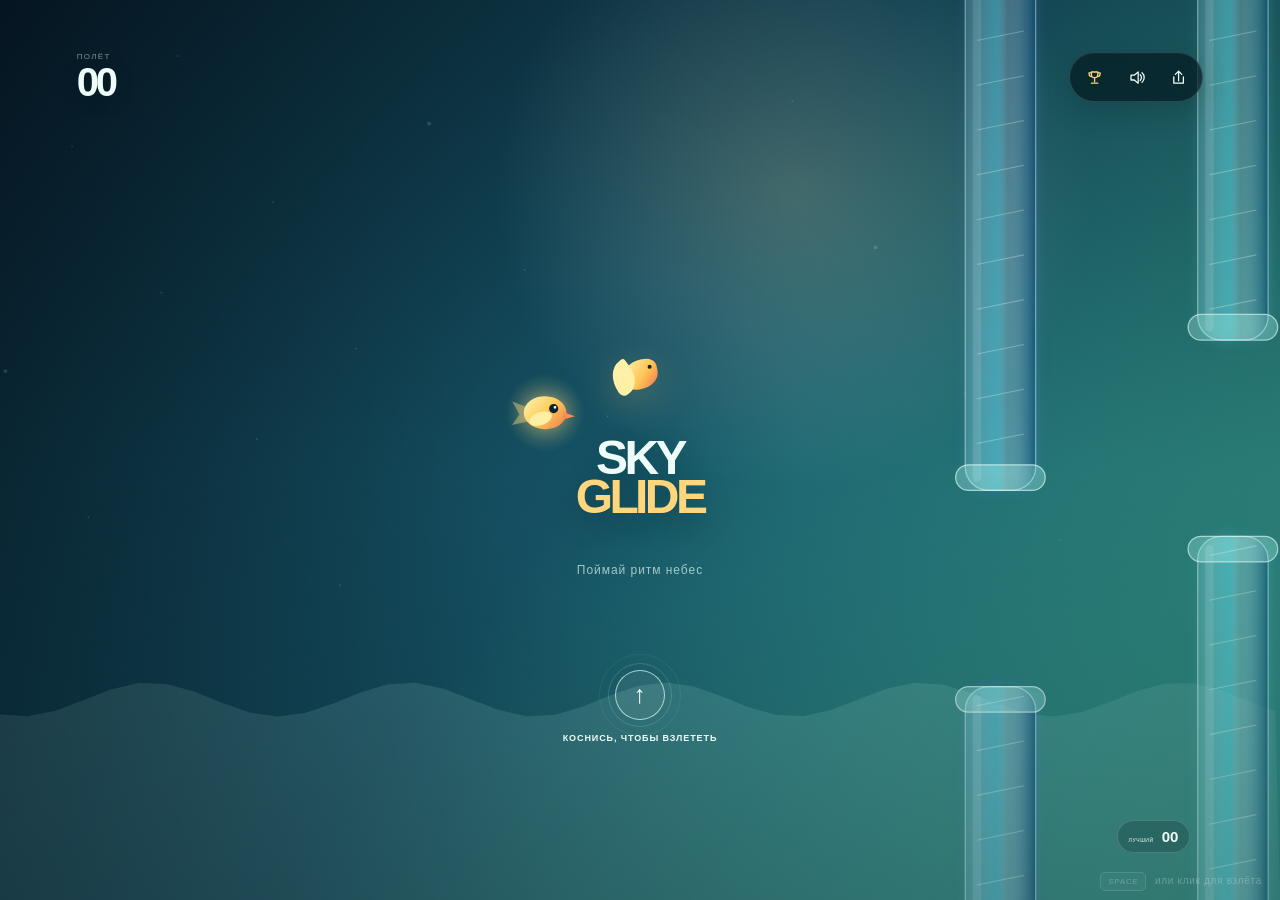
<file: game/index.html>
<!DOCTYPE html><html lang="ru"><head><meta http-equiv="Content-Security-Policy" content="default-src 'self'; connect-src 'self' https://telegram.org https://skyglide-telegram-api.mitrofan-belov.workers.dev; img-src 'self' data:; font-src 'self' data:; style-src 'self' 'unsafe-inline'; script-src 'self' 'unsafe-inline' https://telegram.org; object-src 'none'; base-uri 'none'; form-action 'self'; upgrade-insecure-requests"><script src="https://telegram.org/js/telegram-web-app.js?63" data-nscript="beforeInteractive"></script><meta charSet="utf-8"/><meta name="viewport" content="width=device-width, initial-scale=1, maximum-scale=1, user-scalable=no"/><link rel="stylesheet" href="/game/_next/static/css/layout.BvFNFhqM.css" data-rsc-css-href="/game/_next/static/css/layout.BvFNFhqM.css" data-precedence="vite-rsc/importer-resources"/><link rel="modulepreload" fetchPriority="low" href="/game/_next/static/chunks/index-BzjoAM2E.js"/><script src="/game/_next/static/chunks/rolldown-runtime-QTnfLwEv.js" type="module" async=""></script><script src="/game/_next/static/chunks/record-BGze3w87.js" type="module" async=""></script><script src="/game/_next/static/chunks/headers-DzAgkowZ.js" type="module" async=""></script><script src="/game/_next/static/chunks/protocol-headers-DZDIybWO.js" type="module" async=""></script><script src="/game/_next/static/chunks/app-elements-DPq2UDnf.js" type="module" async=""></script><script src="/game/_next/static/chunks/hash-B9TVtkv9.js" type="module" async=""></script><script src="/game/_next/static/chunks/framework-T6Pmxeu2.js" type="module" async=""></script><script src="/game/_next/static/chunks/navigation-errors-DIJh66Oi.js" type="module" async=""></script><script src="/game/_next/static/chunks/app-rsc-cache-busting-CHTswC2p.js" type="module" async=""></script><script src="/game/_next/static/chunks/app-rsc-render-mode-BuCGntbi.js" type="module" async=""></script><script src="/game/_next/static/chunks/deployment-id-omnKpZ2w.js" type="module" async=""></script><link rel="modulepreload" href="/game/_next/static/chunks/layout-segment-context-DLnnXs2N.js" crossorigin=""/><link rel="modulepreload" href="/game/_next/static/chunks/script-Cm2tTjds.js" crossorigin=""/><link rel="preload" href="https://telegram.org/js/telegram-web-app.js?63" as="script"/><link rel="modulepreload" href="/game/_next/static/chunks/skyglide-game-C_rE_3Jv.js" crossorigin=""/><title>Skyglide — современная one-tap аркада</title><meta name="description" content="Современная аркада на один палец: летите, ставьте личные рекорды и делитесь ими с друзьями."/><meta name="application-name" content="Skyglide"/><meta property="og:title" content="Skyglide — поймай ритм небес"/><meta property="og:description" content="Бесплатная one-tap аркада для браузера и Telegram."/><meta property="og:type" content="website"/><meta property="og:image" content="https://mitrofanbelov.github.io/game/og.png"/><meta property="og:image:width" content="1200"/><meta property="og:image:height" content="630"/><meta property="og:image:alt" content="Skyglide — поймай ритм небес"/><meta name="twitter:card" content="summary_large_image"/><meta name="twitter:title" content="Skyglide — поймай ритм небес"/><meta name="twitter:description" content="Бесплатная one-tap аркада для браузера и Telegram."/><meta name="twitter:image" content="https://mitrofanbelov.github.io/game/og.png"/><link rel="icon" href="/game/icon.svg?ab734bc0ad469c29" sizes="any" type="image/svg+xml"/><meta name="mobile-web-app-capable" content="yes"/><meta name="apple-mobile-web-app-title" content="Skyglide"/><meta name="apple-mobile-web-app-status-bar-style" content="black-translucent"/><meta name="theme-color" content="#071321"/><script>Object.assign(((self[Symbol.for("vinext.navigationRuntime")]??={bootstrap:{routeManifest:null},functions:{}}).bootstrap.rsc??={rsc:[]}),{params:{},nav:{"pathname":"/","searchParams":[]}})</script><link rel="modulepreload" href="/game/_next/static/chunks/index-BzjoAM2E.js" />
</head><body><main class="experience"><section class="game-stage" aria-label="Игровая демо-версия Skyglide"><div class="game-surface" role="application" aria-label="Нажмите, чтобы взлететь. Пробел также управляет героем."><canvas class="game-canvas"></canvas><div class="game-hud"><div class="score-lockup"><span>ПОЛЁТ</span><strong>00</strong></div><div class="hud-actions"><button class="icon-button rank-button" aria-label="Открыть общий рейтинг"><svg viewBox="0 0 24 24" aria-hidden="true"><path d="M8 5h8v3a4 4 0 0 1-8 0V5Zm0 1H5v1a4 4 0 0 0 4 4m7-5h3v1a4 4 0 0 1-4 4m-3 1v5m-4 2h8"></path></svg></button><button class="icon-button" aria-label="Выключить звук"><svg viewBox="0 0 24 24" aria-hidden="true"><path d="M5 9v6h4l5 4V5L9 9H5Zm11.5-.6a5 5 0 0 1 0 7.2M18.8 6a8 8 0 0 1 0 12"></path></svg></button><button class="icon-button" aria-label="Поделиться игрой"><svg viewBox="0 0 24 24" aria-hidden="true"><path d="M12 16V4m0 0L8 8m4-4 4 4M6 11v8h12v-8"></path></svg></button></div></div><div class="start-overlay"><div class="brand-mark" aria-hidden="true"><span class="brand-wing"></span><span class="brand-core"></span></div><div class="game-title"><span>SKY</span><span>GLIDE</span></div><p>Поймай ритм небес</p><div class="tap-prompt"><span class="tap-rings"><i></i><i></i></span><b>КОСНИСЬ, ЧТОБЫ ВЗЛЕТЕТЬ</b></div><div class="best-pill"><span>ЛУЧШИЙ</span><strong>00</strong></div></div></div><p class="desktop-hint"><kbd>SPACE</kbd> или клик для взлёта</p></section></main><script type="module" src="/game/_next/static/chunks/index-BzjoAM2E.js" id="_R_" async=""></script><script>((self[Symbol.for("vinext.navigationRuntime")]??={bootstrap:{routeManifest:null},functions:{}}).bootstrap.rsc??={rsc:[]}).rsc.push("2:I[\"60f387d9e0f4\",[],\"default\",1]\n")</script><script>((self[Symbol.for("vinext.navigationRuntime")]??={bootstrap:{routeManifest:null},functions:{}}).bootstrap.rsc??={rsc:[]}).rsc.push("3:I[\"8c0f216c4604\",[],\"Children\",1]\n")</script><script>((self[Symbol.for("vinext.navigationRuntime")]??={bootstrap:{routeManifest:null},functions:{}}).bootstrap.rsc??={rsc:[]}).rsc.push("4:I[\"593f344dc510\",[],\"GlobalErrorBoundary\",1]\n")</script><script>((self[Symbol.for("vinext.navigationRuntime")]??={bootstrap:{routeManifest:null},functions:{}}).bootstrap.rsc??={rsc:[]}).rsc.push("5:I[\"0b874ad30386\",[],\"default\",1]\n")</script><script>((self[Symbol.for("vinext.navigationRuntime")]??={bootstrap:{routeManifest:null},functions:{}}).bootstrap.rsc??={rsc:[]}).rsc.push("6:I[\"593f344dc510\",[],\"ErrorBoundary\",1]\n")</script><script>((self[Symbol.for("vinext.navigationRuntime")]??={bootstrap:{routeManifest:null},functions:{}}).bootstrap.rsc??={rsc:[]}).rsc.push("7:I[\"15c18cfaeeff\",[],\"LayoutSegmentProvider\",1]\n")</script><script>((self[Symbol.for("vinext.navigationRuntime")]??={bootstrap:{routeManifest:null},functions:{}}).bootstrap.rsc??={rsc:[]}).rsc.push("8:I[\"8c0f216c4604\",[],\"Slot\",1]\n")</script><script>((self[Symbol.for("vinext.navigationRuntime")]??={bootstrap:{routeManifest:null},functions:{}}).bootstrap.rsc??={rsc:[]}).rsc.push("9:I[\"9276801271d6\",[],\"AppRouterScrollTarget\",1]\n")</script><script>((self[Symbol.for("vinext.navigationRuntime")]??={bootstrap:{routeManifest:null},functions:{}}).bootstrap.rsc??={rsc:[]}).rsc.push("a:I[\"593f344dc510\",[],\"RedirectBoundary\",1]\n")</script><script>((self[Symbol.for("vinext.navigationRuntime")]??={bootstrap:{routeManifest:null},functions:{}}).bootstrap.rsc??={rsc:[]}).rsc.push(":HL[\"/game/_next/static/css/layout.BvFNFhqM.css\",\"style\"     ]\n")</script><script>((self[Symbol.for("vinext.navigationRuntime")]??={bootstrap:{routeManifest:null},functions:{}}).bootstrap.rsc??={rsc:[]}).rsc.push("0:{\"__route\":\"route:/\",\"__interceptionContext\":null,\"__layoutIds\":[\"layout:/\"],\"__rootLayout\":\"/\",\"__sourcePage\":\"/page\",\"page:/\":\"$L1\",\"layout:/\":[[[[\"$\",\"link\",\"css:/game/_next/static/css/layout.BvFNFhqM.css\",{\"rel\":\"stylesheet\",\"precedence\":\"vite-rsc/importer-resources\",\"href\":\"/game/_next/static/css/layout.BvFNFhqM.css\",\"data-rsc-css-href\":\"/game/_next/static/css/layout.BvFNFhqM.css\"}],\"$undefined\"],[\"$\",\"html\",null,{\"lang\":\"ru\",\"children\":[[\"$\",\"head\",null,{\"children\":[\"$\",\"$L2\",null,{\"src\":\"https://telegram.org/js/telegram-web-app.js?63\",\"strategy\":\"beforeInteractive\"}]}],[\"$\",\"body\",null,{\"children\":[\"$\",\"$L3\",null,{}]}]]}]],null],\"route:/\":[[[\"$\",\"meta\",null,{\"charSet\":\"utf-8\"}],[[\"$\",\"title\",\"0\",{\"children\":\"Skyglide — современная one-tap аркада\"}],[\"$\",\"meta\",\"1\",{\"name\":\"description\",\"content\":\"Современная аркада на один палец: летите, ставьте личные рекорды и делитесь ими с друзьями.\"}],[\"$\",\"meta\",\"2\",{\"name\":\"application-name\",\"content\":\"Skyglide\"}],[\"$\",\"meta\",\"3\",{\"property\":\"og:title\",\"content\":\"Skyglide — поймай ритм небес\"}],[\"$\",\"meta\",\"4\",{\"property\":\"og:description\",\"content\":\"Бесплатная one-tap аркада для браузера и Telegram.\"}],[\"$\",\"meta\",\"5\",{\"property\":\"og:type\",\"content\":\"website\"}],[\"$\",\"meta\",\"6\",{\"property\":\"og:image\",\"content\":\"https://mitrofanbelov.github.io/game/og.png\"}],[\"$\",\"meta\",\"7\",{\"property\":\"og:image:width\",\"content\":\"1200\"}],[\"$\",\"meta\",\"8\",{\"property\":\"og:image:height\",\"content\":\"630\"}],[\"$\",\"meta\",\"9\",{\"property\":\"og:image:alt\",\"content\":\"Skyglide — поймай ритм небес\"}],[\"$\",\"meta\",\"10\",{\"name\":\"twitter:card\",\"content\":\"summary_large_image\"}],[\"$\",\"meta\",\"11\",{\"name\":\"twitter:title\",\"content\":\"Skyglide — поймай ритм небес\"}],[\"$\",\"meta\",\"12\",{\"name\":\"twitter:description\",\"content\":\"Бесплатная one-tap аркада для браузера и Telegram.\"}],[\"$\",\"meta\",\"13\",{\"name\":\"twitter:image\",\"content\":\"https://mitrofanbelov.github.io/game/og.png\"}],[\"$\",\"link\",\"14\",{\"rel\":\"icon\",\"href\":\"/game/icon.svg?ab734bc0ad469c29\",\"sizes\":\"any\",\"type\":\"image/svg+xml\"}],[\"$\",\"meta\",\"15\",{\"name\":\"mobile-web-app-capable\",\"content\":\"yes\"}],[\"$\",\"meta\",\"16\",{\"name\":\"apple-mobile-web-app-title\",\"content\":\"Skyglide\"}],[\"$\",\"meta\",\"17\",{\"name\":\"apple-mobile-web-app-status-bar-style\",\"content\":\"black-translucent\"}]],[[\"$\",\"meta\",\"0\",{\"name\":\"viewport\",\"content\":\"width=device-width, initial-scale=1, maximum-scale=1, user-scalable=no\"}],[\"$\",\"meta\",\"1\",{\"name\":\"theme-color\",\"content\":\"#071321\"}]]],[\"$\",\"$L4\",null,{\"fallback\":\"$5\",\"children\":[\"$\",\"$L6\",null,{\"fallback\":\"$5\",\"children\":[\"$\",\"$L7\",null,{\"providerId\":\"layout:/\",\"segmentMap\":{\"children\":[]},\"children\":[\"$\",\"$L8\",null,{\"id\":\"layout:/\",\"parallelSlots\":\"$undefined\",\"children\":[\"$\",\"$L9\",null,{\"children\":[\"$\",\"$La\",null,{\"children\":[[\"$\",\"$L7\",null,{\"providerId\":\"page:/\",\"segmentMap\":{\"children\":[\"__PAGE__\"]},\"children\":[\"$\",\"$L8\",null,{\"id\":\"page:/\"}]}],null]}]}]}]}]}]}],null,null],\"__layoutFlags\":{\"layout:/\":\"s\"},\"__artifactCompatibility\":{\"schemaVersion\":1,\"graphVersion\":\"app-route-graph:1177fd80f83fa7b0\",\"deploymentVersion\":\"59300f74-2a27-4252-aa63-ef0ed44ec825\",\"appElementsSchemaVersion\":1,\"rscPayloadSchemaVersion\":1,\"rootBoundaryId\":\"/\",\"renderEpoch\":null},\"__renderObservation\":{\"schemaVersion\":1,\"output\":{\"kind\":\"app-rsc\",\"mountedSlotsFingerprint\":null,\"renderEpoch\":null,\"rootBoundaryId\":\"/\",\"routeId\":\"route:/\"},\"completeness\":\"partial\",\"boundaryOutcome\":{\"kind\":\"unknown\"},\"requestApis\":[{\"kind\":\"connection\",\"status\":\"unknown\"},{\"kind\":\"cookies\",\"status\":\"unknown\"},{\"kind\":\"draftMode\",\"status\":\"unknown\"},{\"kind\":\"headers\",\"status\":\"unknown\"},{\"kind\":\"params\",\"status\":\"unknown\"},{\"kind\":\"searchParams\",\"status\":\"unknown\"}],\"dynamicFetches\":[],\"cacheTags\":[\"/\",\"_N_T_/\",\"_N_T_/index\",\"_N_T_/layout\",\"_N_T_/page\"],\"pathTags\":[\"/\"],\"cacheability\":\"unknown\",\"downgrade\":{\"target\":\"freshRender\",\"reasons\":[{\"code\":\"CP_DOWNGRADE_CACHEABILITY_UNKNOWN\",\"target\":\"freshRender\"},{\"code\":\"CP_DOWNGRADE_INCOMPLETE_OBSERVATION\",\"completeness\":\"partial\",\"target\":\"freshRender\"},{\"code\":\"CP_DOWNGRADE_UNKNOWN_REQUEST_API\",\"requestApi\":\"connection\",\"target\":\"freshRender\"},{\"code\":\"CP_DOWNGRADE_UNKNOWN_REQUEST_API\",\"requestApi\":\"cookies\",\"target\":\"freshRender\"},{\"code\":\"CP_DOWNGRADE_UNKNOWN_REQUEST_API\",\"requestApi\":\"draftMode\",\"target\":\"freshRender\"},{\"code\":\"CP_DOWNGRADE_UNKNOWN_REQUEST_API\",\"requestApi\":\"headers\",\"target\":\"freshRender\"},{\"code\":\"CP_DOWNGRADE_UNKNOWN_REQUEST_API\",\"requestApi\":\"params\",\"target\":\"freshRender\"},{\"code\":\"CP_DOWNGRADE_UNKNOWN_REQUEST_API\",\"requestApi\":\"searchParams\",\"target\":\"freshRender\"}],\"fallback\":{\"kind\":\"breakerFallback\",\"code\":\"CP_PRIVATE_DYNAMIC_DOWNGRADE\",\"mode\":\"renderFresh\",\"scope\":\"affectedOutput\",\"fields\":{\"reasonCodes\":[\"CP_DOWNGRADE_CACHEABILITY_UNKNOWN\",\"CP_DOWNGRADE_INCOMPLETE_OBSERVATION\",\"CP_DOWNGRADE_UNKNOWN_REQUEST_API\",\"CP_DOWNGRADE_UNKNOWN_REQUEST_API\",\"CP_DOWNGRADE_UNKNOWN_REQUEST_API\",\"CP_DOWNGRADE_UNKNOWN_REQUEST_API\",\"CP_DOWNGRADE_UNKNOWN_REQUEST_API\",\"CP_DOWNGRADE_UNKNOWN_REQUEST_API\"],\"target\":\"freshRender\"}},\"isPublicCacheCandidate\":false}}}\n")</script><script>((self[Symbol.for("vinext.navigationRuntime")]??={bootstrap:{routeManifest:null},functions:{}}).bootstrap.rsc??={rsc:[]}).rsc.push("b:I[\"786067622be1\",[],\"default\",1]\n")</script><script>((self[Symbol.for("vinext.navigationRuntime")]??={bootstrap:{routeManifest:null},functions:{}}).bootstrap.rsc??={rsc:[]}).rsc.push("1:[\"$\",\"$Lb\",null,{}]\n")</script><script>Object.assign(((self[Symbol.for("vinext.navigationRuntime")]??={bootstrap:{routeManifest:null},functions:{}}).bootstrap.rsc??={rsc:[]}),{"initialCacheKind":"static"});((self[Symbol.for("vinext.navigationRuntime")]??={bootstrap:{routeManifest:null},functions:{}}).bootstrap.rsc??={rsc:[]}).done=true</script></body></html>
</file>
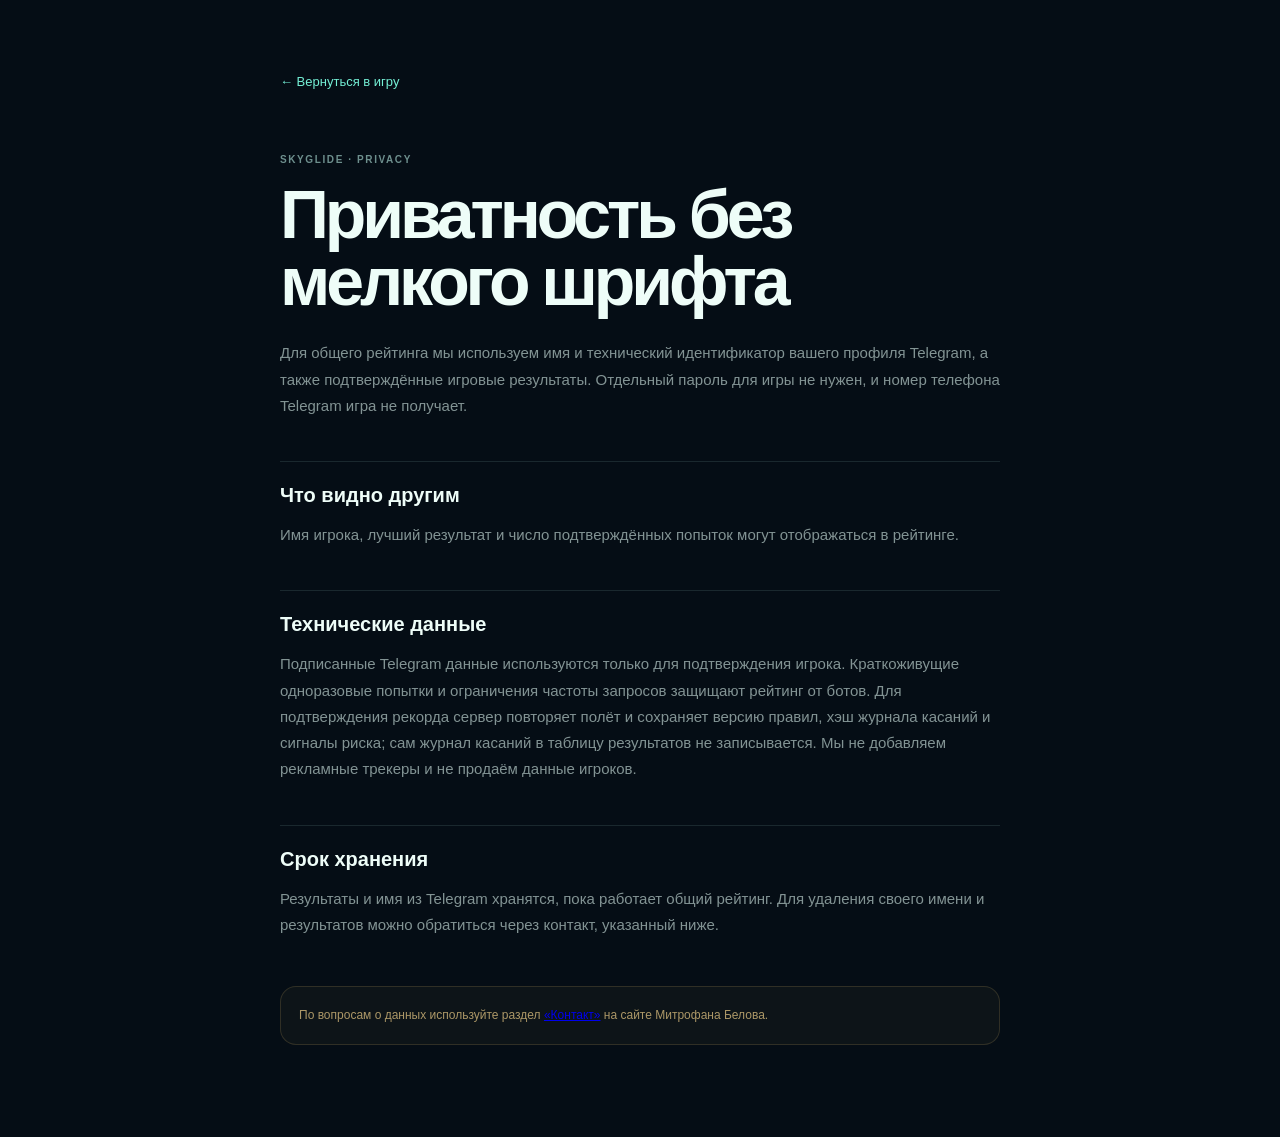
<file: game/privacy/index.html>
<!DOCTYPE html><html lang="ru"><head><meta http-equiv="Content-Security-Policy" content="default-src 'self'; connect-src 'self' https://telegram.org https://skyglide-telegram-api.mitrofan-belov.workers.dev; img-src 'self' data:; font-src 'self' data:; style-src 'self' 'unsafe-inline'; script-src 'self' 'unsafe-inline' https://telegram.org; object-src 'none'; base-uri 'none'; form-action 'self'; upgrade-insecure-requests"><script src="https://telegram.org/js/telegram-web-app.js?63" data-nscript="beforeInteractive"></script><meta charSet="utf-8"/><meta name="viewport" content="width=device-width, initial-scale=1, maximum-scale=1, user-scalable=no"/><link rel="stylesheet" href="/game/_next/static/css/layout.BvFNFhqM.css" data-rsc-css-href="/game/_next/static/css/layout.BvFNFhqM.css" data-precedence="vite-rsc/importer-resources"/><link rel="modulepreload" fetchPriority="low" href="/game/_next/static/chunks/index-BzjoAM2E.js"/><script src="/game/_next/static/chunks/rolldown-runtime-QTnfLwEv.js" type="module" async=""></script><script src="/game/_next/static/chunks/record-BGze3w87.js" type="module" async=""></script><script src="/game/_next/static/chunks/headers-DzAgkowZ.js" type="module" async=""></script><script src="/game/_next/static/chunks/protocol-headers-DZDIybWO.js" type="module" async=""></script><script src="/game/_next/static/chunks/app-elements-DPq2UDnf.js" type="module" async=""></script><script src="/game/_next/static/chunks/hash-B9TVtkv9.js" type="module" async=""></script><script src="/game/_next/static/chunks/framework-T6Pmxeu2.js" type="module" async=""></script><script src="/game/_next/static/chunks/navigation-errors-DIJh66Oi.js" type="module" async=""></script><script src="/game/_next/static/chunks/app-rsc-cache-busting-CHTswC2p.js" type="module" async=""></script><script src="/game/_next/static/chunks/app-rsc-render-mode-BuCGntbi.js" type="module" async=""></script><script src="/game/_next/static/chunks/deployment-id-omnKpZ2w.js" type="module" async=""></script><link rel="modulepreload" href="/game/_next/static/chunks/layout-segment-context-DLnnXs2N.js" crossorigin=""/><link rel="modulepreload" href="/game/_next/static/chunks/script-Cm2tTjds.js" crossorigin=""/><link rel="preload" href="https://telegram.org/js/telegram-web-app.js?63" as="script"/><link rel="modulepreload" href="/game/_next/static/chunks/link-BTfosY7f.js" crossorigin=""/><link rel="modulepreload" href="/game/_next/static/chunks/query-DugiHe4Q.js" crossorigin=""/><title>Приватность — Skyglide</title><meta name="description" content="Как Skyglide хранит данные аккаунтов и игровые результаты."/><meta name="application-name" content="Skyglide"/><meta property="og:title" content="Skyglide — поймай ритм небес"/><meta property="og:description" content="Бесплатная one-tap аркада для браузера и Telegram."/><meta property="og:type" content="website"/><meta property="og:image" content="https://mitrofanbelov.github.io/game/og.png"/><meta property="og:image:width" content="1200"/><meta property="og:image:height" content="630"/><meta property="og:image:alt" content="Skyglide — поймай ритм небес"/><meta name="twitter:card" content="summary_large_image"/><meta name="twitter:title" content="Skyglide — поймай ритм небес"/><meta name="twitter:description" content="Бесплатная one-tap аркада для браузера и Telegram."/><meta name="twitter:image" content="https://mitrofanbelov.github.io/game/og.png"/><link rel="icon" href="/game/icon.svg?ab734bc0ad469c29" sizes="any" type="image/svg+xml"/><meta name="mobile-web-app-capable" content="yes"/><meta name="apple-mobile-web-app-title" content="Skyglide"/><meta name="apple-mobile-web-app-status-bar-style" content="black-translucent"/><meta name="theme-color" content="#071321"/><script>Object.assign(((self[Symbol.for("vinext.navigationRuntime")]??={bootstrap:{routeManifest:null},functions:{}}).bootstrap.rsc??={rsc:[]}),{params:{},nav:{"pathname":"/privacy","searchParams":[]}})</script><link rel="modulepreload" href="/game/_next/static/chunks/index-BzjoAM2E.js" />
</head><body><main class="legal-page"><a href="/game" class="legal-page__back">← Вернуться в игру</a><span class="legal-page__eyebrow">SKYGLIDE · PRIVACY</span><h1>Приватность без мелкого шрифта</h1><p>Для общего рейтинга мы используем имя и технический идентификатор вашего профиля Telegram, а также подтверждённые игровые результаты. Отдельный пароль для игры не нужен, и номер телефона Telegram игра не получает.</p><section><h2>Что видно другим</h2><p>Имя игрока, лучший результат и число подтверждённых попыток могут отображаться в рейтинге.</p></section><section><h2>Технические данные</h2><p>Подписанные Telegram данные используются только для подтверждения игрока. Краткоживущие одноразовые попытки и ограничения частоты запросов защищают рейтинг от ботов. Для подтверждения рекорда сервер повторяет полёт и сохраняет версию правил, хэш журнала касаний и сигналы риска; сам журнал касаний в таблицу результатов не записывается. Мы не добавляем рекламные трекеры и не продаём данные игроков.</p></section><section><h2>Срок хранения</h2><p>Результаты и имя из Telegram хранятся, пока работает общий рейтинг. Для удаления своего имени и результатов можно обратиться через контакт, указанный ниже.</p></section><p class="legal-page__note">По вопросам о данных используйте раздел<!-- --> <a href="https://mitrofanbelov.ru/#contact">«Контакт»</a> на сайте Митрофана Белова.</p></main><script type="module" src="/game/_next/static/chunks/index-BzjoAM2E.js" id="_R_" async=""></script><script>((self[Symbol.for("vinext.navigationRuntime")]??={bootstrap:{routeManifest:null},functions:{}}).bootstrap.rsc??={rsc:[]}).rsc.push("2:I[\"60f387d9e0f4\",[],\"default\",1]\n")</script><script>((self[Symbol.for("vinext.navigationRuntime")]??={bootstrap:{routeManifest:null},functions:{}}).bootstrap.rsc??={rsc:[]}).rsc.push("3:I[\"8c0f216c4604\",[],\"Children\",1]\n")</script><script>((self[Symbol.for("vinext.navigationRuntime")]??={bootstrap:{routeManifest:null},functions:{}}).bootstrap.rsc??={rsc:[]}).rsc.push("4:I[\"593f344dc510\",[],\"GlobalErrorBoundary\",1]\n")</script><script>((self[Symbol.for("vinext.navigationRuntime")]??={bootstrap:{routeManifest:null},functions:{}}).bootstrap.rsc??={rsc:[]}).rsc.push("5:I[\"0b874ad30386\",[],\"default\",1]\n")</script><script>((self[Symbol.for("vinext.navigationRuntime")]??={bootstrap:{routeManifest:null},functions:{}}).bootstrap.rsc??={rsc:[]}).rsc.push("6:I[\"593f344dc510\",[],\"ErrorBoundary\",1]\n")</script><script>((self[Symbol.for("vinext.navigationRuntime")]??={bootstrap:{routeManifest:null},functions:{}}).bootstrap.rsc??={rsc:[]}).rsc.push("7:I[\"15c18cfaeeff\",[],\"LayoutSegmentProvider\",1]\n")</script><script>((self[Symbol.for("vinext.navigationRuntime")]??={bootstrap:{routeManifest:null},functions:{}}).bootstrap.rsc??={rsc:[]}).rsc.push("8:I[\"8c0f216c4604\",[],\"Slot\",1]\n")</script><script>((self[Symbol.for("vinext.navigationRuntime")]??={bootstrap:{routeManifest:null},functions:{}}).bootstrap.rsc??={rsc:[]}).rsc.push("9:I[\"9276801271d6\",[],\"AppRouterScrollTarget\",1]\n")</script><script>((self[Symbol.for("vinext.navigationRuntime")]??={bootstrap:{routeManifest:null},functions:{}}).bootstrap.rsc??={rsc:[]}).rsc.push("a:I[\"593f344dc510\",[],\"RedirectBoundary\",1]\n")</script><script>((self[Symbol.for("vinext.navigationRuntime")]??={bootstrap:{routeManifest:null},functions:{}}).bootstrap.rsc??={rsc:[]}).rsc.push(":HL[\"/game/_next/static/css/layout.BvFNFhqM.css\",\"style\"     ]\n")</script><script>((self[Symbol.for("vinext.navigationRuntime")]??={bootstrap:{routeManifest:null},functions:{}}).bootstrap.rsc??={rsc:[]}).rsc.push("0:{\"__route\":\"route:/privacy\",\"__interceptionContext\":null,\"__layoutIds\":[\"layout:/\"],\"__rootLayout\":\"/\",\"__sourcePage\":\"/privacy/page\",\"page:/privacy\":\"$L1\",\"layout:/\":[[[[\"$\",\"link\",\"css:/game/_next/static/css/layout.BvFNFhqM.css\",{\"rel\":\"stylesheet\",\"precedence\":\"vite-rsc/importer-resources\",\"href\":\"/game/_next/static/css/layout.BvFNFhqM.css\",\"data-rsc-css-href\":\"/game/_next/static/css/layout.BvFNFhqM.css\"}],\"$undefined\"],[\"$\",\"html\",null,{\"lang\":\"ru\",\"children\":[[\"$\",\"head\",null,{\"children\":[\"$\",\"$L2\",null,{\"src\":\"https://telegram.org/js/telegram-web-app.js?63\",\"strategy\":\"beforeInteractive\"}]}],[\"$\",\"body\",null,{\"children\":[\"$\",\"$L3\",null,{}]}]]}]],null],\"route:/privacy\":[[[\"$\",\"meta\",null,{\"charSet\":\"utf-8\"}],[[\"$\",\"title\",\"0\",{\"children\":\"Приватность — Skyglide\"}],[\"$\",\"meta\",\"1\",{\"name\":\"description\",\"content\":\"Как Skyglide хранит данные аккаунтов и игровые результаты.\"}],[\"$\",\"meta\",\"2\",{\"name\":\"application-name\",\"content\":\"Skyglide\"}],[\"$\",\"meta\",\"3\",{\"property\":\"og:title\",\"content\":\"Skyglide — поймай ритм небес\"}],[\"$\",\"meta\",\"4\",{\"property\":\"og:description\",\"content\":\"Бесплатная one-tap аркада для браузера и Telegram.\"}],[\"$\",\"meta\",\"5\",{\"property\":\"og:type\",\"content\":\"website\"}],[\"$\",\"meta\",\"6\",{\"property\":\"og:image\",\"content\":\"https://mitrofanbelov.github.io/game/og.png\"}],[\"$\",\"meta\",\"7\",{\"property\":\"og:image:width\",\"content\":\"1200\"}],[\"$\",\"meta\",\"8\",{\"property\":\"og:image:height\",\"content\":\"630\"}],[\"$\",\"meta\",\"9\",{\"property\":\"og:image:alt\",\"content\":\"Skyglide — поймай ритм небес\"}],[\"$\",\"meta\",\"10\",{\"name\":\"twitter:card\",\"content\":\"summary_large_image\"}],[\"$\",\"meta\",\"11\",{\"name\":\"twitter:title\",\"content\":\"Skyglide — поймай ритм небес\"}],[\"$\",\"meta\",\"12\",{\"name\":\"twitter:description\",\"content\":\"Бесплатная one-tap аркада для браузера и Telegram.\"}],[\"$\",\"meta\",\"13\",{\"name\":\"twitter:image\",\"content\":\"https://mitrofanbelov.github.io/game/og.png\"}],[\"$\",\"link\",\"14\",{\"rel\":\"icon\",\"href\":\"/game/icon.svg?ab734bc0ad469c29\",\"sizes\":\"any\",\"type\":\"image/svg+xml\"}],[\"$\",\"meta\",\"15\",{\"name\":\"mobile-web-app-capable\",\"content\":\"yes\"}],[\"$\",\"meta\",\"16\",{\"name\":\"apple-mobile-web-app-title\",\"content\":\"Skyglide\"}],[\"$\",\"meta\",\"17\",{\"name\":\"apple-mobile-web-app-status-bar-style\",\"content\":\"black-translucent\"}]],[[\"$\",\"meta\",\"0\",{\"name\":\"viewport\",\"content\":\"width=device-width, initial-scale=1, maximum-scale=1, user-scalable=no\"}],[\"$\",\"meta\",\"1\",{\"name\":\"theme-color\",\"content\":\"#071321\"}]]],[\"$\",\"$L4\",null,{\"fallback\":\"$5\",\"children\":[\"$\",\"$L6\",null,{\"fallback\":\"$5\",\"children\":[\"$\",\"$L7\",null,{\"providerId\":\"layout:/\",\"segmentMap\":{\"children\":[\"privacy\"]},\"children\":[\"$\",\"$L8\",null,{\"id\":\"layout:/\",\"parallelSlots\":\"$undefined\",\"children\":[\"$\",\"$L9\",null,{\"children\":[\"$\",\"$La\",null,{\"children\":[[\"$\",\"$L7\",null,{\"providerId\":\"page:/privacy\",\"segmentMap\":{\"children\":[\"__PAGE__\"]},\"children\":[\"$\",\"$L8\",null,{\"id\":\"page:/privacy\"}]}],null]}]}]}]}]}]}],null,null],\"__layoutFlags\":{\"layout:/\":\"s\"},\"__artifactCompatibility\":{\"schemaVersion\":1,\"graphVersion\":\"app-route-graph:cafd66b895952518\",\"deploymentVersion\":\"59300f74-2a27-4252-aa63-ef0ed44ec825\",\"appElementsSchemaVersion\":1,\"rscPayloadSchemaVersion\":1,\"rootBoundaryId\":\"/\",\"renderEpoch\":null},\"__renderObservation\":{\"schemaVersion\":1,\"output\":{\"kind\":\"app-rsc\",\"mountedSlotsFingerprint\":null,\"renderEpoch\":null,\"rootBoundaryId\":\"/\",\"routeId\":\"route:/privacy\"},\"completeness\":\"partial\",\"boundaryOutcome\":{\"kind\":\"unknown\"},\"requestApis\":[{\"kind\":\"connection\",\"status\":\"unknown\"},{\"kind\":\"cookies\",\"status\":\"unknown\"},{\"kind\":\"draftMode\",\"status\":\"unknown\"},{\"kind\":\"headers\",\"status\":\"unknown\"},{\"kind\":\"params\",\"status\":\"unknown\"},{\"kind\":\"searchParams\",\"status\":\"unknown\"}],\"dynamicFetches\":[],\"cacheTags\":[\"/privacy\",\"_N_T_/layout\",\"_N_T_/privacy\",\"_N_T_/privacy/layout\",\"_N_T_/privacy/page\"],\"pathTags\":[\"/privacy\"],\"cacheability\":\"unknown\",\"downgrade\":{\"target\":\"freshRender\",\"reasons\":[{\"code\":\"CP_DOWNGRADE_CACHEABILITY_UNKNOWN\",\"target\":\"freshRender\"},{\"code\":\"CP_DOWNGRADE_INCOMPLETE_OBSERVATION\",\"completeness\":\"partial\",\"target\":\"freshRender\"},{\"code\":\"CP_DOWNGRADE_UNKNOWN_REQUEST_API\",\"requestApi\":\"connection\",\"target\":\"freshRender\"},{\"code\":\"CP_DOWNGRADE_UNKNOWN_REQUEST_API\",\"requestApi\":\"cookies\",\"target\":\"freshRender\"},{\"code\":\"CP_DOWNGRADE_UNKNOWN_REQUEST_API\",\"requestApi\":\"draftMode\",\"target\":\"freshRender\"},{\"code\":\"CP_DOWNGRADE_UNKNOWN_REQUEST_API\",\"requestApi\":\"headers\",\"target\":\"freshRender\"},{\"code\":\"CP_DOWNGRADE_UNKNOWN_REQUEST_API\",\"requestApi\":\"params\",\"target\":\"freshRender\"},{\"code\":\"CP_DOWNGRADE_UNKNOWN_REQUEST_API\",\"requestApi\":\"searchParams\",\"target\":\"freshRender\"}],\"fallback\":{\"kind\":\"breakerFallback\",\"code\":\"CP_PRIVATE_DYNAMIC_DOWNGRADE\",\"mode\":\"renderFresh\",\"scope\":\"affectedOutput\",\"fields\":{\"reasonCodes\":[\"CP_DOWNGRADE_CACHEABILITY_UNKNOWN\",\"CP_DOWNGRADE_INCOMPLETE_OBSERVATION\",\"CP_DOWNGRADE_UNKNOWN_REQUEST_API\",\"CP_DOWNGRADE_UNKNOWN_REQUEST_API\",\"CP_DOWNGRADE_UNKNOWN_REQUEST_API\",\"CP_DOWNGRADE_UNKNOWN_REQUEST_API\",\"CP_DOWNGRADE_UNKNOWN_REQUEST_API\",\"CP_DOWNGRADE_UNKNOWN_REQUEST_API\"],\"target\":\"freshRender\"}},\"isPublicCacheCandidate\":false}}}\n")</script><script>((self[Symbol.for("vinext.navigationRuntime")]??={bootstrap:{routeManifest:null},functions:{}}).bootstrap.rsc??={rsc:[]}).rsc.push("b:I[\"c2747888630f\",[],\"default\",1]\n")</script><script>((self[Symbol.for("vinext.navigationRuntime")]??={bootstrap:{routeManifest:null},functions:{}}).bootstrap.rsc??={rsc:[]}).rsc.push("1:[\"$\",\"main\",null,{\"className\":\"legal-page\",\"children\":[[\"$\",\"$Lb\",null,{\"href\":\"/\",\"className\":\"legal-page__back\",\"children\":\"← Вернуться в игру\"}],[\"$\",\"span\",null,{\"className\":\"legal-page__eyebrow\",\"children\":\"SKYGLIDE · PRIVACY\"}],[\"$\",\"h1\",null,{\"children\":\"Приватность без мелкого шрифта\"}],[\"$\",\"p\",null,{\"children\":\"Для общего рейтинга мы используем имя и технический идентификатор вашего профиля Telegram, а также подтверждённые игровые результаты. Отдельный пароль для игры не нужен, и номер телефона Telegram игра не получает.\"}],[\"$\",\"section\",null,{\"children\":[[\"$\",\"h2\",null,{\"children\":\"Что видно другим\"}],[\"$\",\"p\",null,{\"children\":\"Имя игрока, лучший результат и число подтверждённых попыток могут отображаться в рейтинге.\"}]]}],[\"$\",\"section\",null,{\"children\":[[\"$\",\"h2\",null,{\"children\":\"Технические данные\"}],[\"$\",\"p\",null,{\"children\":\"Подписанные Telegram данные используются только для подтверждения игрока. Краткоживущие одноразовые попытки и ограничения частоты запросов защищают рейтинг от ботов. Для подтверждения рекорда сервер повторяет полёт и сохраняет версию правил, хэш журнала касаний и сигналы риска; сам журнал касаний в таблицу результатов не записывается. Мы не добавляем рекламные трекеры и не продаём данные игроков.\"}]]}],[\"$\",\"section\",null,{\"children\":[[\"$\",\"h2\",null,{\"children\":\"Срок хранения\"}],[\"$\",\"p\",null,{\"children\":\"Результаты и имя из Telegram хранятся, пока работает общий рейтинг. Для удаления своего имени и результатов можно обратиться через контакт, указанный ниже.\"}]]}],[\"$\",\"p\",null,{\"className\":\"legal-page__note\",\"children\":[\"По вопросам о данных используйте раздел\",\" \",[\"$\",\"a\",null,{\"href\":\"https://mitrofanbelov.ru/#contact\",\"children\":\"«Контакт»\"}],\" на сайте Митрофана Белова.\"]}]]}]\n")</script><script>Object.assign(((self[Symbol.for("vinext.navigationRuntime")]??={bootstrap:{routeManifest:null},functions:{}}).bootstrap.rsc??={rsc:[]}),{"initialCacheKind":"static"});((self[Symbol.for("vinext.navigationRuntime")]??={bootstrap:{routeManifest:null},functions:{}}).bootstrap.rsc??={rsc:[]}).done=true</script></body></html>
</file>
<file: game/_next/static/css/layout.BvFNFhqM.css>
:root{--ink:#eefdf8;--muted:#dcf4f094;--mint:#74efd5;--amber:#ffd579;--deep:#050d15}*{box-sizing:border-box}html,body{background:var(--deep);width:100%;height:100%;min-height:100%;color:var(--ink);-webkit-font-smoothing:antialiased;overscroll-behavior:none;margin:0;font-family:Avenir Next,SF Pro Text,-apple-system,BlinkMacSystemFont,Segoe UI,sans-serif}button{font:inherit;-webkit-tap-highlight-color:transparent}.experience{width:100%;height:var(--tg-viewport-stable-height,100svh);min-height:var(--tg-viewport-stable-height,100svh);isolation:isolate;background:#071925;position:relative;overflow:hidden}.story-panel{max-width:360px}.story-panel--right{justify-self:start}.status-pill{color:#baeee694;letter-spacing:.14em;align-items:center;gap:9px;font-family:SF Pro Rounded,Avenir Next,-apple-system,BlinkMacSystemFont,sans-serif;font-size:9px;font-weight:600;display:flex}.story-panel>p{max-width:330px;color:var(--muted);margin:0;font-size:14px;line-height:1.7}.game-stage{width:100%;min-width:0;height:100%;display:flex;position:relative;overflow:hidden}.game-surface{cursor:pointer;touch-action:manipulation;-webkit-user-select:none;user-select:none;-webkit-tap-highlight-color:transparent;background:#0b2632;outline:none;width:100%;height:100%;position:relative;overflow:hidden}.game-canvas{width:100%;height:100%;display:block}.game-hud{z-index:5;pointer-events:none;justify-content:space-between;align-items:flex-start;display:flex;position:absolute;top:5.8%;left:6%;right:6%}.score-lockup{flex-direction:column;display:flex}.score-lockup span{color:#e0fff985;letter-spacing:.16em;font-family:Unbounded,sans-serif;font-size:clamp(5px,1.2vh,8px)}.score-lockup strong{letter-spacing:-.08em;text-shadow:0 4px 18px #031d234d;font-family:Unbounded,sans-serif;font-size:clamp(23px,5.2vh,40px);line-height:1.05}.hud-actions{pointer-events:auto;background:#04181fb3;border:1px solid #e6fff924;border-radius:999px;gap:2px;padding:4px;display:flex;box-shadow:0 10px 30px #00080e24,inset 0 1px #ffffff0a}.icon-button{aspect-ratio:1;width:clamp(34px,4.6vh,40px);color:var(--ink);cursor:pointer;background:0 0;border:0;border-radius:50%;place-items:center;padding:0;display:grid}:is(.icon-button:hover,.icon-button:focus-visible){color:var(--mint);background:#74efd517;outline:none}.icon-button:active{transform:translateY(1px)}.icon-button svg{fill:none;stroke:currentColor;stroke-width:1.6px;stroke-linecap:round;stroke-linejoin:round;width:48%}.rank-button{color:var(--amber)}.start-overlay{z-index:4;text-align:center;pointer-events:none;background:linear-gradient(#030e1814,#0000 52%,#030e182e);flex-direction:column;align-items:center;padding-top:18%;display:flex;position:absolute;inset:0}.arming-overlay{z-index:11;-webkit-backdrop-filter:blur(10px);pointer-events:none;background:#030d156b;flex-direction:column;justify-content:center;align-items:center;gap:10px;display:flex;position:absolute;inset:0}.arming-overlay b{letter-spacing:.13em;font-family:Unbounded,sans-serif;font-size:clamp(7px,1.25vh,10px)}.arming-overlay small{color:#e2f9f47a;font-size:clamp(8px,1.3vh,11px)}.arming-spinner{aspect-ratio:1;border:2px solid #74efd52e;border-top-color:var(--mint);border-radius:50%;width:34px;margin-bottom:5px;animation:.75s linear infinite arm-run}@keyframes arm-run{to{transform:rotate(360deg)}}.brand-mark{filter:drop-shadow(0 10px 18px #ffce643d);width:clamp(38px,7.2vh,58px);height:clamp(38px,7.2vh,58px);margin-top:9%;position:relative}.brand-core{background:linear-gradient(135deg,#fff4b8,#ffc454 58%,#ed7150);border-radius:65% 35% 56% 44%;position:absolute;inset:25% 19%;transform:rotate(-12deg)}.brand-wing{z-index:2;background:#fff0a8;border-radius:90% 10% 75% 25%;width:42%;height:55%;position:absolute;top:29%;left:0;transform:rotate(-36deg)}.brand-core:after{content:"";aspect-ratio:1;background:#0d2632;border-radius:50%;width:13%;position:absolute;top:23%;right:13%}.game-title{letter-spacing:-.075em;text-shadow:0 10px 28px #06182147;flex-direction:column;margin-top:2.8%;font-family:Unbounded,sans-serif;font-size:clamp(29px,6.3vh,48px);font-weight:700;line-height:.81;display:flex}.game-title span:last-child{color:#ffd67b}.start-overlay>p{color:#ebfffba8;letter-spacing:.08em;margin:3.6% 0 0;font-size:clamp(8px,1.7vh,12px)}.tap-prompt{letter-spacing:.1em;flex-direction:column;align-items:center;gap:13px;font-family:Unbounded,sans-serif;font-size:clamp(6px,1.22vh,9px);display:flex;position:absolute;bottom:17.5%}.tap-rings{aspect-ratio:1;background:#ffffff12;border:1px solid #e2fffab3;border-radius:50%;width:clamp(38px,6.5vh,50px);animation:1.9s ease-out infinite pulse;display:block;position:relative}.tap-rings:after{content:"↑";place-items:center;font-size:clamp(16px,3vh,25px);display:grid;position:absolute;inset:0}.tap-rings i{border:1px solid #d6fff829;border-radius:50%;position:absolute;inset:-8px}.tap-rings i:last-child{opacity:.45;inset:-17px}@keyframes pulse{50%{transform:scale(1.07);box-shadow:0 0 34px #83f5da26}}.best-pill{-webkit-backdrop-filter:blur(10px);backdrop-filter:blur(10px);background:#05161c33;border:1px solid #ffffff29;border-radius:999px;align-items:baseline;gap:8px;padding:7px 11px;display:flex;position:absolute;bottom:5.2%;right:7%}.best-pill span{letter-spacing:.12em;font-family:Unbounded,sans-serif;font-size:5px}.best-pill strong{font-family:Unbounded,sans-serif;font-size:clamp(10px,2vh,15px)}.pause-overlay,.result-overlay{z-index:12;cursor:default;background:#030d1575;flex-direction:column;justify-content:center;align-items:center;padding:8%;display:flex;position:absolute;inset:0}.pause-overlay>span,.result-kicker{color:var(--mint);letter-spacing:.17em;font-family:Unbounded,sans-serif;font-size:clamp(6px,1.25vh,9px)}.pause-overlay h2{letter-spacing:-.07em;text-align:center;margin:4% 0 10%;font-family:Unbounded,sans-serif;font-size:clamp(29px,5.5vh,45px);line-height:1.05}.pause-overlay button{color:#09201f;background:var(--mint);cursor:pointer;border:0;border-radius:999px;width:70%;padding:13px 18px;font-size:clamp(10px,1.7vh,13px);font-weight:800}.pause-overlay button i{float:right;font-style:normal}.result-overlay{background:linear-gradient(#020c153d,#030f18e6 48%),#030d1533;justify-content:center;animation:.36s ease-out reveal-result}.result-panel{flex-direction:column;align-items:center;width:min(100%,440px);display:flex}@keyframes reveal-result{0%{opacity:0;transform:translateY(12px)}}.result-score{letter-spacing:-.1em;text-shadow:0 16px 40px #00000045;margin:2.2% 0 4%;font-family:Unbounded,sans-serif;font-size:clamp(78px,17vh,132px);font-weight:600;line-height:.95}.result-meta{border-block:1px solid #dafff824;grid-template-columns:repeat(3,1fr);width:100%;margin-bottom:6%;display:grid}.result-meta>div{border-right:1px solid #dafff81f;flex-direction:column;align-items:center;gap:4px;padding:4.5% 2%;display:flex}.result-meta>div:last-child{border:0}.result-meta span{color:#e0fff97a;letter-spacing:.12em;font-family:Unbounded,sans-serif;font-size:clamp(5px,1vh,7px)}.result-meta strong{font-family:Unbounded,sans-serif;font-size:clamp(13px,2.5vh,19px)}.primary-action,.share-action{cursor:pointer;border:0;width:100%}.ranking-action{width:100%;color:var(--mint);cursor:pointer;background:#74efd50e;border:1px solid #74efd538;border-radius:999px;padding:2.5% 4%;font-size:clamp(8px,1.35vh,11px);font-weight:750}.primary-action{color:#0b201e;background:linear-gradient(90deg,#85f3da,#ffd77d);border-radius:999px;padding:4.5% 6%;font-family:Unbounded,sans-serif;font-size:clamp(9px,1.6vh,12px);font-weight:700}.primary-action span{float:right;font-size:1.2em}.share-action{color:#e7fffab8;background:0 0;padding:4%;font-size:clamp(9px,1.5vh,12px);font-weight:700}.result-panel>p{color:#e7fffa57;margin:2% 0 0;font-size:clamp(6px,1.1vh,8px)}.save-state{color:#e7fffa8a;min-height:14px;margin-top:5px;font-size:clamp(7px,1.15vh,9px)}.save-state--saved{color:var(--mint)}.save-state--rejected{color:#ff9b89}.share-notice{color:var(--amber);margin-top:4px;font-size:clamp(7px,1.15vh,9px)}.ranking-overlay{z-index:40;padding:max(62px, calc(env(safe-area-inset-top) + var(--tg-content-safe-area-inset-top,0px) + 28px)) max(24px, calc((100% - 520px) / 2)) max(34px, calc(env(safe-area-inset-bottom) + 24px));color:var(--ink);cursor:default;overscroll-behavior:contain;touch-action:pan-y;background:radial-gradient(circle at 85% 8%,#74efd521,#0000 27%),radial-gradient(circle at 5% 70%,#ffd57914,#0000 32%),linear-gradient(165deg,#071a27,#030b13 72%);position:absolute;inset:0;overflow-y:auto}.ranking-header{justify-content:space-between;align-items:flex-start;gap:20px;display:flex}.ranking-header>div>span,.ranking-personal span{color:var(--mint);letter-spacing:.16em;font-family:Unbounded,sans-serif;font-size:8px;font-weight:650}.ranking-header h2{letter-spacing:-.07em;margin:10px 0 0;font-family:Unbounded,sans-serif;font-size:clamp(28px,5.4vh,42px);line-height:1}.ranking-header p{color:#dcf4f08c;margin:12px 0 0;font-size:12px;line-height:1.5}.ranking-personal{background:linear-gradient(120deg,#74efd517,#ffd5790f);border:1px solid #74efd533;border-radius:18px;grid-template-columns:1fr auto;align-items:end;margin-top:24px;padding:17px 18px;display:grid}.ranking-personal span{color:#d2f7ef7a;grid-column:1/-1;margin-bottom:8px}.ranking-personal strong{color:var(--amber);letter-spacing:-.08em;font-family:Unbounded,sans-serif;font-size:38px;line-height:1}.ranking-personal b{padding-bottom:4px;font-size:13px}.ranking-list{margin-top:22px}.ranking-list ol{margin:0;padding:0;list-style:none}.ranking-list li{border-bottom:1px solid #c9f7ee1a;grid-template-columns:42px minmax(0,1fr) auto;align-items:center;gap:12px;min-height:58px;padding:8px 12px 8px 4px;display:grid}.ranking-list li.is-current{background:#74efd513;border-color:#74efd538;border-radius:13px}.ranking-place{color:#dbf8f259;text-align:center;font-family:Unbounded,sans-serif;font-size:10px}.ranking-place--1{color:#ffd579}.ranking-place--2{color:#d6e9e8}.ranking-place--3{color:#d8a982}.ranking-list li div{flex-direction:column;gap:4px;min-width:0;display:flex}.ranking-list li b{text-overflow:ellipsis;white-space:nowrap;font-size:13px;overflow:hidden}.ranking-list li small{color:#dbf8f261;font-size:9px}.ranking-list li>strong{color:var(--amber);font-family:Unbounded,sans-serif;font-size:18px}.ranking-message{color:#def8f385;text-align:center;flex-direction:column;justify-content:center;align-items:center;gap:10px;min-height:170px;font-size:11px;line-height:1.5;display:flex}.ranking-message b{color:var(--ink);font-size:14px}.ranking-spinner{aspect-ratio:1;border:2px solid #74efd524;border-top-color:var(--mint);border-radius:50%;width:28px;animation:.75s linear infinite arm-run}.ranking-telegram-note{color:#ddf8f387;background:#74efd50a;border:1px solid #74efd521;border-radius:14px;margin:22px 0 0;padding:13px 15px;font-size:10px;line-height:1.5}.ranking-refresh{color:#09201f;background:var(--mint);cursor:pointer;border:0;border-radius:999px;width:100%;margin-top:18px;padding:13px;font-size:11px;font-weight:800}.player-overlay{z-index:30;color:var(--ink);cursor:default;overscroll-behavior:contain;touch-action:pan-y;-webkit-user-select:text;user-select:text;background:radial-gradient(circle at 84% 10%,#6fefd124,#0000 28%),linear-gradient(160deg,#05141ffa,#030b14fe);padding:max(66px,10%) 7% max(38px,7%);position:absolute;inset:0;overflow-y:auto}.player-overlay__header{justify-content:space-between;align-items:flex-start;gap:18px;display:flex}.player-overlay__header span,.auth-form label>span,.leaderboard__title,.player-card span{color:#b7f0e685;letter-spacing:.14em;font-family:SF Pro Rounded,Avenir Next,-apple-system,BlinkMacSystemFont,sans-serif;font-size:clamp(7px,1.2vh,9px);font-weight:700}.player-overlay__header h2{letter-spacing:-.055em;margin:8px 0 0;font-family:SF Pro Rounded,Avenir Next,-apple-system,BlinkMacSystemFont,sans-serif;font-size:clamp(22px,4.2vh,33px);line-height:1.06}.player-overlay__intro{color:#dcf4f09e;max-width:270px;margin:12px 0 0;font-size:clamp(11px,1.65vh,13px);line-height:1.55}.close-button{width:38px;height:38px;color:var(--ink);cursor:pointer;background:#ffffff0a;border:1px solid #e6fff929;border-radius:50%;flex:none;padding:0 0 3px;font-size:26px;font-weight:300;line-height:1}.auth-tabs{background:#ffffff0a;border:1px solid #c6f8ef30;border-radius:16px;grid-template-columns:1fr 1fr;gap:4px;margin-top:7%;padding:5px;display:grid}.auth-tabs button{color:#ebfffa80;cursor:pointer;background:0 0;border:0;border-radius:11px;min-height:45px;padding:10px 8px;font-size:clamp(10px,1.55vh,12px);font-weight:700}.auth-tabs button.is-active{color:#09201f;background:var(--mint)}.auth-tabs button:last-child{grid-column:1/-1;min-height:36px}.auth-form{background:linear-gradient(145deg,#74efd513,#ffffff06),#020d1557;border:1px solid #74efd533;border-radius:20px;gap:15px;margin-top:5%;padding:16px;display:grid;box-shadow:inset 0 1px #ffffff0b}.auth-form label{gap:9px;display:grid}.auth-form label>span{color:#e5fff9d1;letter-spacing:.08em;font-size:clamp(10px,1.45vh,12px)}.auth-form input{width:100%;min-height:56px;color:var(--ink);-webkit-user-select:text;user-select:text;background:#eefffb13;border:1.5px solid #cafcf257;border-radius:14px;outline:0;padding:14px 16px;font-size:max(17px,2vh);box-shadow:inset 0 1px #ffffff0d}.auth-form input::placeholder{color:#dcf4f057}.auth-form input:focus{border-color:var(--mint);background:#eefffb1c;box-shadow:0 0 0 4px #74efd51f,0 10px 34px #0e7d701f}.auth-submit,.community-action{color:#09201f;background:linear-gradient(90deg, var(--mint), var(--amber));cursor:pointer;border:0;border-radius:999px;width:100%;min-height:54px;padding:15px 18px;font-size:14px;font-weight:800}.auth-submit:disabled{cursor:wait;opacity:.62}.turnstile-challenge{border-radius:12px;min-height:65px;overflow:hidden}.auth-form .turnstile-status{color:#b7f0e680;margin-top:-8px}.turnstile-unavailable{color:#ffd779b8;text-align:center;background:#ffd77909;border:1px solid #ffd77921;border-radius:12px;margin:0;padding:10px 12px;font-size:10px;line-height:1.4}.auth-form small{color:#e3f9f55c;text-align:center;font-size:9px;line-height:1.45}.auth-form small a{color:var(--mint)}.player-notice{color:var(--amber);text-align:center;margin:12px 0 0;font-size:10px;line-height:1.4}.player-card{background:#74efd50e;border:1px solid #74efd52e;border-radius:16px;justify-content:space-between;align-items:center;gap:18px;margin-top:8%;padding:14px;display:flex}.player-card>div{flex-direction:column;gap:3px;display:flex}.player-card strong{font-family:SF Pro Rounded,Avenir Next,-apple-system,BlinkMacSystemFont,sans-serif;font-size:30px}.player-card button{color:#ebfffa9e;cursor:pointer;background:0 0;border:1px solid #ebfffa24;border-radius:999px;padding:8px 12px;font-size:10px}.player-card__actions{flex-wrap:wrap;justify-content:flex-end;gap:7px;display:flex}.player-card .danger-button{color:#ffaaaabd;border-color:#ff808033}.player-card button:disabled{cursor:wait;opacity:.6}.leaderboard{border-top:1px solid #c3f7ed1f;margin-top:8%}.leaderboard__title{justify-content:space-between;padding:13px 0 8px;display:flex}.leaderboard__title i{color:var(--mint);font-style:normal}.leaderboard ol{margin:0;padding:0;list-style:none}.leaderboard li{border-bottom:1px solid #c3f7ed14;grid-template-columns:27px minmax(0,1fr) auto;align-items:center;gap:9px;padding:8px 0;display:grid}.leaderboard li>span{color:#c6f5ec57;font-size:9px}.leaderboard li b{text-overflow:ellipsis;white-space:nowrap;font-size:11px;overflow:hidden}.leaderboard li strong{color:var(--amber);font-family:SF Pro Rounded,Avenir Next,-apple-system,BlinkMacSystemFont,sans-serif;font-size:14px}.leaderboard__empty{color:#e0f8f36b;margin:10px 0;font-size:11px;line-height:1.5}.community-panel .leaderboard{margin-top:28px}.personal-best-card{background:radial-gradient(circle at 90% 15%,#ffd57921,#0000 42%),#74efd50b;border:1px solid #74efd52b;border-radius:18px;gap:7px;margin-top:28px;padding:19px;display:grid}.personal-best-card span{color:#b7f0e685;letter-spacing:.14em;font-size:9px;font-weight:700}.personal-best-card strong{color:var(--amber);letter-spacing:-.08em;font-family:Unbounded,sans-serif;font-size:54px;line-height:1}.personal-best-card small,.sidebar-notice{color:#e2f9f47a;font-size:10px}.sidebar-notice{text-align:center;color:var(--amber)!important;margin-top:10px!important}.community-action{min-height:58px;margin-top:20px;font-size:15px}.community-action span{float:right}.security-note{background:#74efd509;border:1px solid #74efd51f;border-radius:13px;flex-direction:column;gap:5px;margin-top:17px;padding:13px;display:flex}.security-note b{color:var(--mint);font-size:10px}.security-note span{color:#e2f9f46b;font-size:9px;line-height:1.5}.desktop-hint{z-index:8;right:max(18px, env(safe-area-inset-right));bottom:max(14px, env(safe-area-inset-bottom));color:#d5efeb52;letter-spacing:.07em;margin:0;font-size:10px;position:absolute}.desktop-hint kbd{background:#ffffff09;border:1px solid #d5efeb24;border-radius:5px;margin-right:5px;padding:4px 7px;font-family:inherit;font-size:8px}.status-pill{background:#6fefd10a;border:1px solid #82efd626;border-radius:999px;padding:9px 12px;display:inline-flex}.status-pill i{background:var(--mint);width:6px;height:6px;box-shadow:0 0 10px var(--mint);border-radius:50%}.story-panel h2{letter-spacing:-.06em;margin:24px 0 14px;font-family:Unbounded,sans-serif;font-size:clamp(23px,2.2vw,34px);line-height:1.1}.release-list{border-top:1px solid #b2eee41f;margin:38px 0 26px;padding:0;list-style:none}.release-list li{color:#e5fbf761;border-bottom:1px solid #b2eee41f;grid-template-columns:25px 1fr auto;align-items:center;gap:12px;padding:14px 0;display:grid}.release-list li>span{font-family:Unbounded,sans-serif;font-size:8px}.release-list li div{flex-direction:column;gap:2px;display:flex}.release-list li b{font-size:12px}.release-list li em{font-size:9px;font-style:normal}.release-list li>i{color:var(--mint);font-family:Unbounded,sans-serif;font-size:7px;font-style:normal}.release-list li.is-active{color:var(--ink)}.monetization-note{background:#ffd77909;border:1px solid #ffd77929;border-radius:14px;align-items:flex-start;gap:13px;padding:15px;display:flex}.monetization-note svg{fill:none;stroke:var(--amber);stroke-width:1.5px;flex:0 0 19px}.monetization-note div{flex-direction:column;gap:4px;display:flex}.monetization-note b{color:var(--amber);font-family:Unbounded,sans-serif;font-size:8px}.monetization-note span{color:#e7f7f478;font-size:10px;line-height:1.45}@media (max-width:820px){.experience{background:#071925}.story-panel,.desktop-hint{display:none}.game-hud{top:max(4.5%, calc(env(safe-area-inset-top) + var(--tg-content-safe-area-inset-top,0px) + 18px))}.result-overlay{padding-bottom:max(7%, calc(env(safe-area-inset-bottom) + 18px));justify-content:flex-end}}@media (prefers-reduced-motion:reduce){.tap-rings,.result-overlay{animation:none}}.legal-page{width:min(720px,100% - 40px);margin:0 auto;padding:max(48px,8vh) 0 80px}.legal-page__back{color:var(--mint);font-size:13px;text-decoration:none}.legal-page__eyebrow{color:#baeee694;letter-spacing:.16em;margin-top:64px;font-size:10px;font-weight:700;display:block}.legal-page h1{letter-spacing:-.06em;max-width:620px;margin:16px 0 26px;font-family:SF Pro Rounded,Avenir Next,-apple-system,BlinkMacSystemFont,sans-serif;font-size:clamp(38px,7vw,68px);line-height:.98}.legal-page>p,.legal-page section p{color:var(--muted);font-size:15px;line-height:1.75}.legal-page section{border-top:1px solid #b2eee41f;margin-top:42px;padding-top:22px}.legal-page h2{margin:0 0 8px;font-size:20px}.legal-page .legal-page__note{color:#ffdc90a8;background:#ffd57909;border:1px solid #ffd57924;border-radius:16px;margin-top:48px;padding:18px;font-size:12px}
</file>
